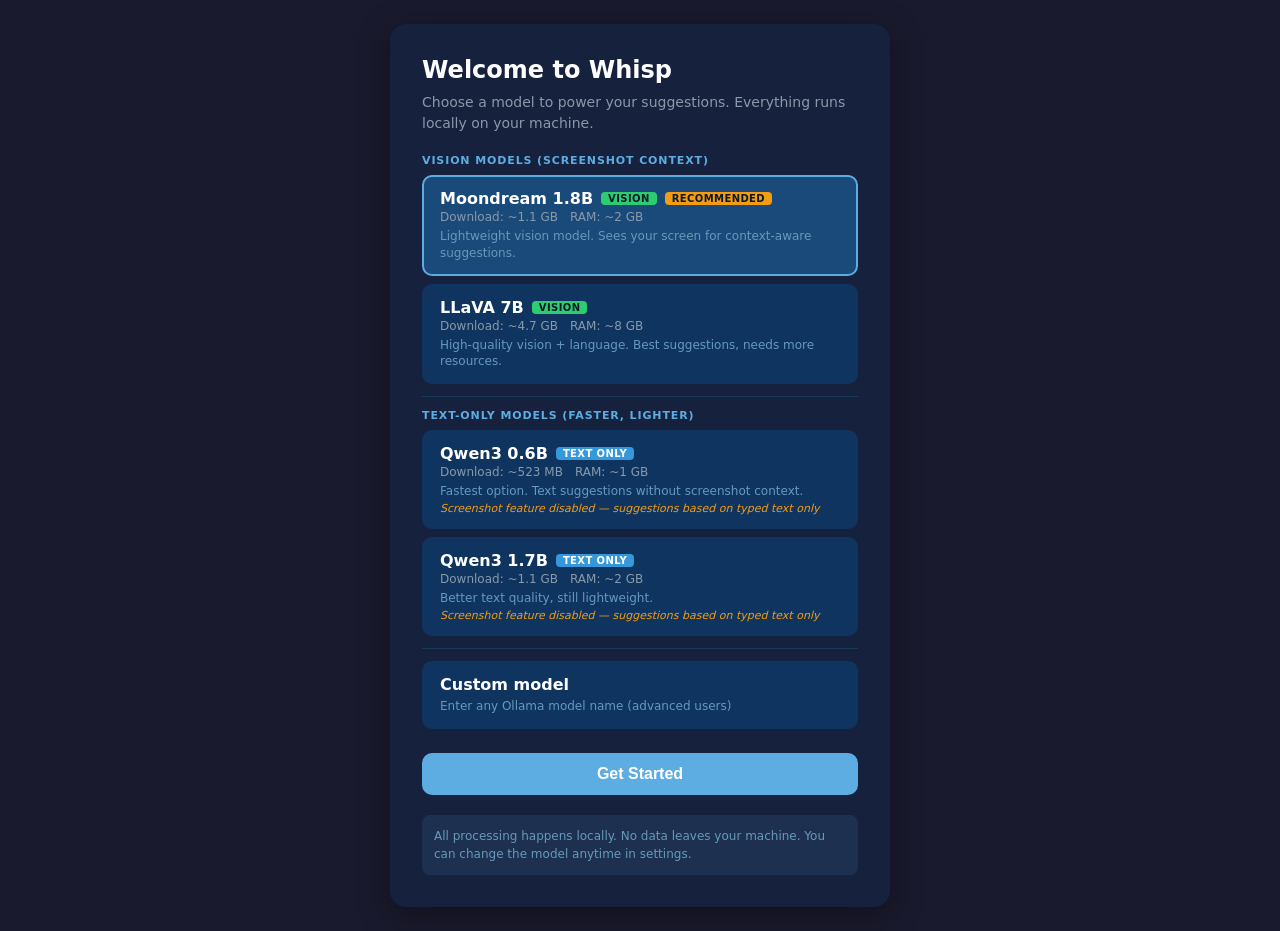
<file: ui/index.html>
<!DOCTYPE html>
<html lang="en">
<head>
  <meta charset="UTF-8">
  <meta name="viewport" content="width=device-width, initial-scale=1.0">
  <title>Whisp — Setup</title>
  <style>
    * { margin: 0; padding: 0; box-sizing: border-box; }
    body {
      font-family: -apple-system, BlinkMacSystemFont, 'Segoe UI', system-ui, sans-serif;
      background: #1a1a2e;
      color: #e0e0e0;
      display: flex;
      justify-content: center;
      align-items: center;
      min-height: 100vh;
      padding: 24px;
    }
    .setup-card {
      background: #16213e;
      border-radius: 16px;
      padding: 32px;
      max-width: 500px;
      width: 100%;
      box-shadow: 0 8px 32px rgba(0,0,0,0.4);
    }
    h1 { font-size: 24px; margin-bottom: 8px; color: #fff; }
    .subtitle { color: #8899aa; font-size: 14px; margin-bottom: 20px; line-height: 1.5; }
    .section-label {
      font-size: 11px; font-weight: 700; text-transform: uppercase;
      letter-spacing: 0.08em; color: #5dade2; margin-bottom: 8px;
    }
    .model-list { display: flex; flex-direction: column; gap: 8px; margin-bottom: 12px; }
    .model-option {
      display: flex; align-items: flex-start; gap: 12px;
      padding: 12px 16px; border-radius: 10px;
      border: 2px solid transparent; background: #0f3460;
      cursor: pointer; transition: all 0.15s;
    }
    .model-option:hover { border-color: #4a90d9; }
    .model-option.selected { border-color: #5dade2; background: #1a4a7a; }
    .model-option input { display: none; }
    .model-header { display: flex; align-items: center; gap: 8px; flex-wrap: wrap; }
    .model-name { font-weight: 600; color: #fff; }
    .badge {
      display: inline-block; padding: 1px 7px; border-radius: 4px;
      font-size: 10px; font-weight: 700; text-transform: uppercase;
      letter-spacing: 0.04em;
    }
    .badge-vision { background: #2ecc71; color: #0a1929; }
    .badge-text { background: #3498db; color: #fff; }
    .badge-recommended { background: #f39c12; color: #0a1929; }
    .model-stats {
      display: flex; gap: 12px; font-size: 12px; color: #8899aa; margin-top: 2px;
    }
    .model-stats span { display: flex; align-items: center; gap: 3px; }
    .model-desc { color: #6699bb; font-size: 12px; margin-top: 4px; line-height: 1.4; }
    .vision-note {
      font-size: 11px; color: #f39c12; margin-top: 2px; font-style: italic;
    }
    .custom-input {
      width: 100%; padding: 10px 14px; border-radius: 8px;
      border: 1px solid #2a4a6a; background: #0a1929; color: #fff;
      font-size: 14px; margin-top: 8px; display: none;
    }
    .custom-input:focus { outline: none; border-color: #5dade2; }
    .btn {
      width: 100%; padding: 12px; border: none; border-radius: 10px;
      background: #5dade2; color: #fff; font-size: 16px; font-weight: 600;
      cursor: pointer; transition: background 0.15s; margin-top: 12px;
    }
    .btn:hover { background: #4a90d9; }
    .btn:disabled { background: #2a4a6a; cursor: not-allowed; }
    .progress { display: none; margin-top: 16px; }
    .progress-bar {
      height: 6px; background: #0f3460; border-radius: 3px; overflow: hidden;
    }
    .progress-fill {
      height: 100%; background: #5dade2; border-radius: 3px;
      transition: width 0.3s; width: 0%;
    }
    .progress-text { color: #8899aa; font-size: 12px; margin-top: 6px; }
    .privacy-note {
      margin-top: 20px; padding: 12px; background: rgba(93,173,226,0.1);
      border-radius: 8px; font-size: 12px; color: #6699bb; line-height: 1.5;
    }
    .divider { border: none; border-top: 1px solid #1a3a5c; margin: 12px 0; }
  </style>
</head>
<body>
  <div class="setup-card">
    <h1>Welcome to Whisp</h1>
    <p class="subtitle">Choose a model to power your suggestions. Everything runs locally on your machine.</p>

    <div class="section-label">Vision models (screenshot context)</div>
    <div class="model-list">
      <label class="model-option selected" data-model="moondream:1.8b">
        <input type="radio" name="model" value="moondream:1.8b" checked>
        <div>
          <div class="model-header">
            <span class="model-name">Moondream 1.8B</span>
            <span class="badge badge-vision">Vision</span>
            <span class="badge badge-recommended">Recommended</span>
          </div>
          <div class="model-stats">
            <span>Download: ~1.1 GB</span>
            <span>RAM: ~2 GB</span>
          </div>
          <div class="model-desc">Lightweight vision model. Sees your screen for context-aware suggestions.</div>
        </div>
      </label>
      <label class="model-option" data-model="llava:7b">
        <input type="radio" name="model" value="llava:7b">
        <div>
          <div class="model-header">
            <span class="model-name">LLaVA 7B</span>
            <span class="badge badge-vision">Vision</span>
          </div>
          <div class="model-stats">
            <span>Download: ~4.7 GB</span>
            <span>RAM: ~8 GB</span>
          </div>
          <div class="model-desc">High-quality vision + language. Best suggestions, needs more resources.</div>
        </div>
      </label>
    </div>

    <hr class="divider">

    <div class="section-label">Text-only models (faster, lighter)</div>
    <div class="model-list">
      <label class="model-option" data-model="qwen3:0.6b">
        <input type="radio" name="model" value="qwen3:0.6b">
        <div>
          <div class="model-header">
            <span class="model-name">Qwen3 0.6B</span>
            <span class="badge badge-text">Text only</span>
          </div>
          <div class="model-stats">
            <span>Download: ~523 MB</span>
            <span>RAM: ~1 GB</span>
          </div>
          <div class="model-desc">Fastest option. Text suggestions without screenshot context.</div>
          <div class="vision-note">Screenshot feature disabled — suggestions based on typed text only</div>
        </div>
      </label>
      <label class="model-option" data-model="qwen3:1.7b">
        <input type="radio" name="model" value="qwen3:1.7b">
        <div>
          <div class="model-header">
            <span class="model-name">Qwen3 1.7B</span>
            <span class="badge badge-text">Text only</span>
          </div>
          <div class="model-stats">
            <span>Download: ~1.1 GB</span>
            <span>RAM: ~2 GB</span>
          </div>
          <div class="model-desc">Better text quality, still lightweight.</div>
          <div class="vision-note">Screenshot feature disabled — suggestions based on typed text only</div>
        </div>
      </label>
    </div>

    <hr class="divider">

    <div class="model-list">
      <label class="model-option" data-model="custom">
        <input type="radio" name="model" value="custom">
        <div>
          <div class="model-header">
            <span class="model-name">Custom model</span>
          </div>
          <div class="model-desc">Enter any Ollama model name (advanced users)</div>
        </div>
      </label>
    </div>

    <input type="text" class="custom-input" id="customModel" placeholder="e.g. minicpm-v:8b, llama3:8b">

    <button class="btn" id="startBtn" onclick="startSetup()">Get Started</button>

    <div class="progress" id="progress">
      <div class="progress-bar"><div class="progress-fill" id="progressFill"></div></div>
      <div class="progress-text" id="progressText">Setting up...</div>
    </div>

    <div class="privacy-note">
      All processing happens locally. No data leaves your machine. You can change the model anytime in settings.
    </div>
  </div>

  <script>
    const options = document.querySelectorAll('.model-option');
    const customInput = document.getElementById('customModel');

    options.forEach(opt => {
      opt.addEventListener('click', () => {
        options.forEach(o => o.classList.remove('selected'));
        opt.classList.add('selected');
        opt.querySelector('input').checked = true;
        customInput.style.display = opt.dataset.model === 'custom' ? 'block' : 'none';
      });
    });

    async function startSetup() {
      const selected = document.querySelector('input[name="model"]:checked').value;
      const model = selected === 'custom' ? customInput.value.trim() : selected;

      if (!model) { alert('Please enter a model name'); return; }

      const btn = document.getElementById('startBtn');
      const progress = document.getElementById('progress');
      const progressFill = document.getElementById('progressFill');
      const progressText = document.getElementById('progressText');

      btn.disabled = true;
      btn.textContent = 'Setting up...';
      progress.style.display = 'block';

      try {
        const result = await window.__TAURI__.core.invoke('setup_model', {
          request: { model }
        });
        progressFill.style.width = '100%';
        progressText.textContent = 'Ready!';
        btn.textContent = 'Done';
        // TODO: close setup window, start daemon
      } catch (err) {
        btn.disabled = false;
        btn.textContent = 'Retry';
        progress.style.display = 'none';
        alert('Setup failed: ' + err);
      }
    }
  </script>
</body>
</html>
</file>
